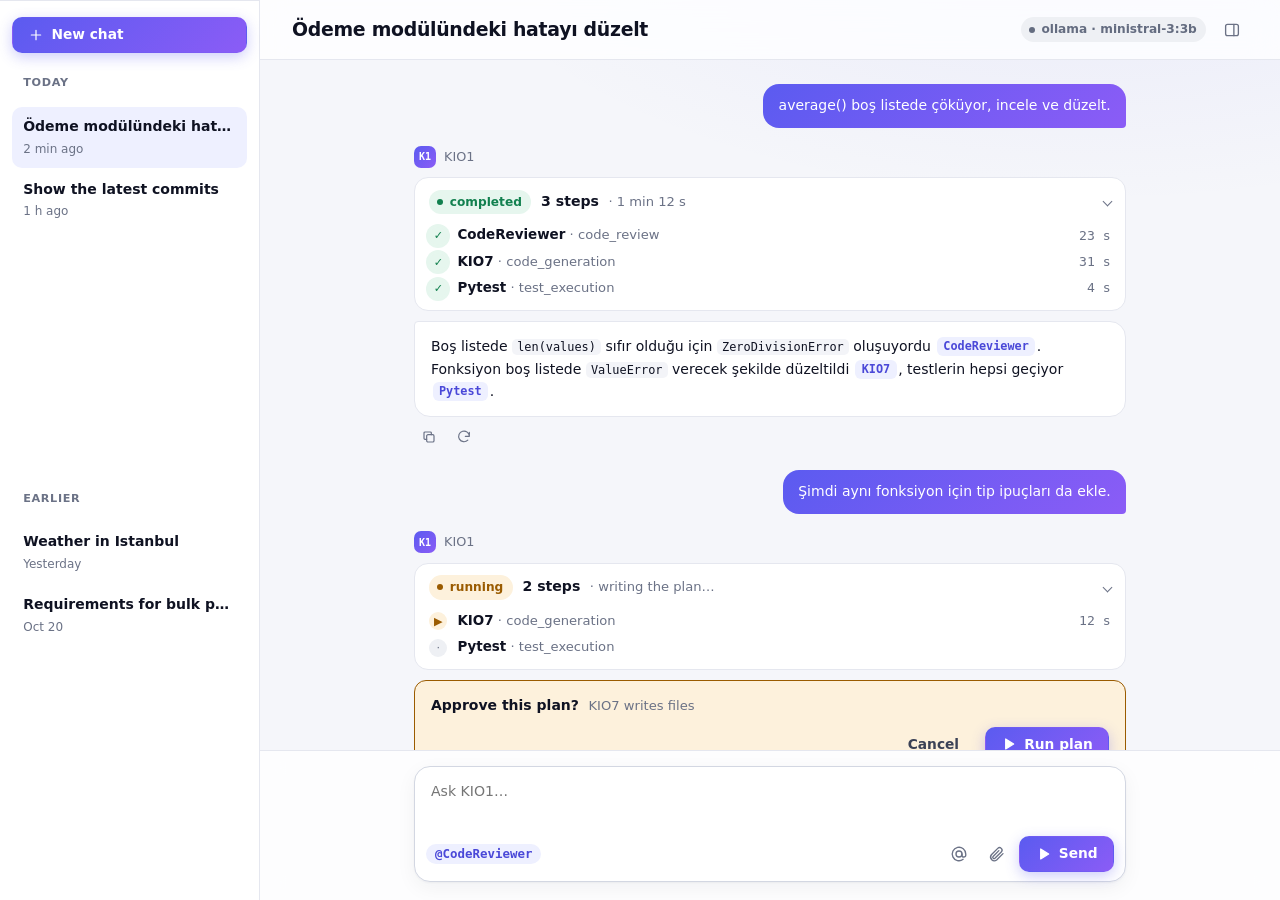
<file: static/mockups/chat.html>
<!doctype html>
<html lang="en">
<head>
<meta charset="utf-8">
<meta name="viewport" content="width=device-width, initial-scale=1">
<meta name="color-scheme" content="light dark">
<title>Chat · mockup</title>
<script>
  // Mockup only: ?theme=dark or ?theme=light, so both can be screenshotted.
  (function () {
    var theme = new URLSearchParams(location.search).get("theme");
    if (theme === "light" || theme === "dark") document.documentElement.dataset.theme = theme;
  })();
</script>
<link rel="stylesheet" href="/static/app.css">
<style>
  /* Mockup-only layout. The real screen moves what survives into app.css. */
  .chat-shell { display: grid; grid-template-columns: 260px minmax(0, 1fr); min-height: 100vh; }
  .threads { border-right: 1px solid var(--line); background: var(--rail-bg); padding: 1rem 0.75rem; display: flex; flex-direction: column; gap: 0.75rem; }
  .threads .new { justify-content: flex-start; }
  .thread-list { list-style: none; margin: 0; padding: 0; display: flex; flex-direction: column; gap: 2px; }
  .thread-list li { padding: 0.55rem 0.7rem; border-radius: 10px; cursor: pointer; }
  .thread-list li:hover { background: var(--surface-2); }
  .thread-list li.active { background: var(--accent-soft); }
  .thread-list .title { display: block; font-weight: 550; overflow: hidden; text-overflow: ellipsis; white-space: nowrap; }
  .thread-list .when { font-size: 0.75rem; color: var(--muted); }
  .group { font-size: 0.7rem; font-weight: 650; letter-spacing: 0.06em; text-transform: uppercase; color: var(--muted); padding: 0.6rem 0.7rem 0.2rem; }

  .conversation { display: flex; flex-direction: column; min-width: 0; height: 100vh; }
  .conversation .topbar { position: static; }
  .messages { flex: 1; overflow: auto; padding: 1.5rem 0; }
  .lane { max-width: 760px; margin: 0 auto; padding: 0 1.5rem; display: flex; flex-direction: column; gap: 1.1rem; }

  .msg-user { align-self: flex-end; max-width: 80%; padding: 0.7rem 0.95rem; border-radius: 16px 16px 4px 16px; background: var(--accent-gradient); color: #fff; }
  .msg-kio { display: flex; flex-direction: column; gap: 0.6rem; }
  .who { display: flex; align-items: center; gap: 0.5rem; font-size: 0.8rem; color: var(--muted); }
  .who .mark { width: 22px; height: 22px; border-radius: 7px; display: grid; place-items: center; background: var(--accent-gradient); color: #fff; font: 700 10px var(--mono); }

  .plan-card { border: 1px solid var(--line); border-radius: 14px; background: var(--surface); overflow: hidden; }
  .plan-card summary { list-style: none; display: flex; align-items: center; gap: 0.6rem; padding: 0.7rem 0.9rem; color: var(--ink); font-size: 0.88rem; }
  .plan-card summary::-webkit-details-marker { display: none; }
  .plan-card .steps { list-style: none; margin: 0; padding: 0 0.9rem 0.7rem; display: flex; flex-direction: column; gap: 0.35rem; }
  .plan-card .steps li { display: grid; grid-template-columns: 20px minmax(0, 1fr) auto; gap: 0.5rem; align-items: center; font-size: 0.84rem; }
  .dot { width: 18px; height: 18px; border-radius: 50%; display: grid; place-items: center; font-size: 0.7rem; }
  .dot.ok { background: var(--ok-bg); color: var(--ok); }
  .dot.run { background: var(--warn-bg); color: var(--warn); }
  .dot.wait { background: var(--idle-bg); color: var(--idle); }

  .answer-bubble { padding: 0.85rem 1rem; border-radius: 4px 16px 16px 16px; background: var(--surface); border: 1px solid var(--line); line-height: 1.6; }
  .answer-bubble .source { display: inline-block; padding: 0 0.4rem; margin: 0 0.1rem; border-radius: 6px; background: var(--accent-soft); color: var(--accent-text); font: 600 0.74rem/1.6 var(--mono); }
  .msg-actions { display: flex; gap: 0.3rem; }

  .composer-bar { border-top: 1px solid var(--line); background: var(--overlay); backdrop-filter: blur(12px); padding: 0.9rem 0 1.1rem; }
  .composer-box { display: flex; flex-direction: column; gap: 0.5rem; border: 1px solid var(--line-strong); border-radius: 16px; background: var(--surface); padding: 0.6rem 0.7rem; box-shadow: var(--shadow); }
  .composer-box textarea { border: 0; box-shadow: none; resize: none; min-height: 2.6rem; font-family: var(--sans); padding: 0.3rem; }
  .composer-row { display: flex; align-items: center; gap: 0.4rem; }
  .mention { display: inline-flex; align-items: center; gap: 0.3rem; padding: 0.15rem 0.55rem; border-radius: 999px; background: var(--accent-soft); color: var(--accent-text); font: 600 0.78rem var(--mono); }

  .drawer { position: fixed; z-index: 40; top: 0; right: 0; bottom: 0; width: 380px; background: var(--surface); border-left: 1px solid var(--line); box-shadow: var(--shadow-lg); padding: 1rem; display: flex; flex-direction: column; gap: 0.6rem; transform: translateX(100%); transition: transform 0.2s ease; }
  .drawer.open { transform: none; }
  @media (max-width: 900px) { .chat-shell { grid-template-columns: minmax(0, 1fr); } .threads { display: none; } }
</style>
</head>
<body>

<svg class="sprite" aria-hidden="true">
  <symbol id="i-run" viewBox="0 0 24 24"><path d="M7 4.5v15l12-7.5z" fill="currentColor"/></symbol>
  <symbol id="i-plus" viewBox="0 0 24 24"><path d="M12 5v14M5 12h14"/></symbol>
  <symbol id="i-at" viewBox="0 0 24 24"><circle cx="12" cy="12" r="4"/><path d="M16 12v1.5a2.5 2.5 0 0 0 5 0V12a9 9 0 1 0-3.5 7.1"/></symbol>
  <symbol id="i-clip" viewBox="0 0 24 24"><path d="m20 11.5-8.5 8.5a5 5 0 0 1-7-7L13 4.5a3.3 3.3 0 0 1 4.7 4.7l-8.5 8.5a1.7 1.7 0 0 1-2.4-2.4L14.5 7.5"/></symbol>
  <symbol id="i-copy" viewBox="0 0 24 24"><rect x="8.5" y="8.5" width="11" height="11" rx="2"/><path d="M15.5 8.5V6a1.5 1.5 0 0 0-1.5-1.5H6A1.5 1.5 0 0 0 4.5 6v8A1.5 1.5 0 0 0 6 15.5h2.5"/></symbol>
  <symbol id="i-retry" viewBox="0 0 24 24"><path d="M20 11a8 8 0 1 0-2.3 5.7M20 5v6h-6"/></symbol>
  <symbol id="i-panel" viewBox="0 0 24 24"><rect x="3.5" y="4.5" width="17" height="15" rx="2.5"/><path d="M14.5 4.5v15"/></symbol>
</svg>

<div class="chat-shell">

  <aside class="threads" aria-label="Conversations">
    <button class="action primary new"><svg class="icon"><use href="#i-plus"/></svg>New chat</button>
    <div class="group">Today</div>
    <ol class="thread-list">
      <li class="active"><span class="title">Ödeme modülündeki hatayı düzelt</span><span class="when">2 min ago</span></li>
      <li><span class="title">Show the latest commits</span><span class="when">1 h ago</span></li>
    </ol>
    <div class="group">Earlier</div>
    <ol class="thread-list">
      <li><span class="title">Weather in Istanbul</span><span class="when">Yesterday</span></li>
      <li><span class="title">Requirements for bulk pricing</span><span class="when">Oct 20</span></li>
    </ol>
  </aside>

  <section class="conversation">
    <header class="topbar">
      <h1 class="page-title">Ödeme modülündeki hatayı düzelt</h1>
      <span class="spacer"></span>
      <span class="chip idle">ollama · ministral-3:3b</span>
      <button class="icon-button" title="Run details" onclick="document.getElementById('drawer').classList.toggle('open')"><svg class="icon"><use href="#i-panel"/></svg></button>
    </header>

    <div class="messages">
      <div class="lane">

        <div class="msg-user">average() boş listede çöküyor, incele ve düzelt.</div>

        <div class="msg-kio">
          <div class="who"><span class="mark">K1</span>KIO1</div>

          <details class="plan-card" open>
            <summary><span class="chip ok">completed</span><strong>3 steps</strong><span class="small muted">· 1 min 12 s</span></summary>
            <ol class="steps">
              <li><span class="dot ok">✓</span><span><strong>CodeReviewer</strong> <span class="small muted">· code_review</span></span><span class="small mono muted">23 s</span></li>
              <li><span class="dot ok">✓</span><span><strong>KIO7</strong> <span class="small muted">· code_generation</span></span><span class="small mono muted">31 s</span></li>
              <li><span class="dot ok">✓</span><span><strong>Pytest</strong> <span class="small muted">· test_execution</span></span><span class="small mono muted">4 s</span></li>
            </ol>
          </details>

          <div class="answer-bubble">
            Boş listede <code>len(values)</code> sıfır olduğu için <code>ZeroDivisionError</code> oluşuyordu <span class="source">CodeReviewer</span>.
            Fonksiyon boş listede <code>ValueError</code> verecek şekilde düzeltildi <span class="source">KIO7</span>,
            testlerin hepsi geçiyor <span class="source">Pytest</span>.
          </div>
          <div class="msg-actions">
            <button class="icon-button" title="Copy"><svg class="icon"><use href="#i-copy"/></svg></button>
            <button class="icon-button" title="Run again"><svg class="icon"><use href="#i-retry"/></svg></button>
          </div>
        </div>

        <div class="msg-user">Şimdi aynı fonksiyon için tip ipuçları da ekle.</div>

        <div class="msg-kio">
          <div class="who"><span class="mark">K1</span>KIO1</div>

          <details class="plan-card" open>
            <summary><span class="chip warn">running</span><strong>2 steps</strong><span class="small muted">· writing the plan…</span></summary>
            <ol class="steps">
              <li><span class="dot run">▶</span><span><strong>KIO7</strong> <span class="small muted">· code_generation</span></span><span class="small mono muted">12 s</span></li>
              <li><span class="dot wait">·</span><span><strong>Pytest</strong> <span class="small muted">· test_execution</span></span><span></span></li>
            </ol>
          </details>

          <div class="approval">
            <div class="approval-head"><strong>Approve this plan?</strong><span class="small muted">KIO7 writes files</span></div>
            <div class="row end">
              <button class="action ghost">Cancel</button>
              <button class="action primary"><svg class="icon"><use href="#i-run"/></svg>Run plan</button>
            </div>
          </div>
        </div>

      </div>
    </div>

    <div class="composer-bar">
      <div class="lane">
        <div class="composer-box">
          <textarea placeholder="Ask KIO1…" aria-label="Message"></textarea>
          <div class="composer-row">
            <span class="mention">@CodeReviewer</span>
            <span class="spacer"></span>
            <button class="icon-button" title="Mention an agent"><svg class="icon"><use href="#i-at"/></svg></button>
            <button class="icon-button" title="Attach a file"><svg class="icon"><use href="#i-clip"/></svg></button>
            <button class="action primary"><svg class="icon"><use href="#i-run"/></svg>Send</button>
          </div>
        </div>
      </div>
    </div>
  </section>
</div>

<aside class="drawer" id="drawer" aria-label="Run details">
  <div class="row"><strong>Run details</strong><span class="spacer"></span><span class="chip warn">running</span></div>
  <div class="live-col"><h3>What the model is writing</h3><pre class="output live-text">{"workflow_id": "wf-hints01", "steps": [ …</pre></div>
  <div class="live-col"><h3>Activity</h3>
    <ol class="live-log">
      <li><span class="at">0.0s</span><span class="what">Planning with ollama/ministral-3:3b</span></li>
      <li><span class="at">41.2s</span><span class="what">Waiting for approval — KIO7</span></li>
    </ol>
  </div>
</aside>

</body>
</html>
</file>
<file: static/app.css>
/* KIO1 console.
 *
 * One stylesheet, no framework, no CDN, no web fonts: the console is served
 * by the orchestrator itself and has to render on a machine with no route to
 * the internet, which is where an orchestrator like this usually lives.
 *
 * Themes. Colours are tokens on :root. Dark applies when the system asks for
 * it and the reader has not chosen light, or when the reader chose dark —
 * `data-theme` on <html>, set before first paint by the snippet in
 * index.html, so there is no white flash. */

:root {
  color-scheme: light;

  --bg: #f5f6fa;
  --bg-glow: radial-gradient(1100px 520px at 85% -12%, rgba(99, 102, 241, 0.09), transparent 60%);
  --surface: #ffffff;
  --surface-2: #f3f4f8;
  --surface-3: #eceef4;
  --overlay: rgba(255, 255, 255, 0.78);
  --rail-bg: #ffffff;

  --ink: #0f1222;
  --ink-2: #3b4256;
  --muted: #6b7286;
  --line: #e5e7ef;
  --line-strong: #d3d7e2;

  --accent: #5b5bf0;
  --accent-2: #8b5cf6;
  --accent-ink: #ffffff;
  --accent-soft: #eef0ff;
  --accent-text: #4a48d8;
  --accent-gradient: linear-gradient(135deg, #5b5bf0 0%, #8b5cf6 100%);

  --ok: #12804f;
  --ok-bg: #e6f6ee;
  --warn: #9a5b00;
  --warn-bg: #fdf1dc;
  --bad: #c0352b;
  --bad-bg: #fdecea;
  --idle: #646c80;
  --idle-bg: #eef0f4;

  --radius-lg: 16px;
  --radius: 12px;
  --radius-sm: 8px;
  --shadow-sm: 0 1px 2px rgba(16, 20, 40, 0.05);
  --shadow: 0 1px 2px rgba(16, 20, 40, 0.04), 0 6px 20px rgba(16, 20, 40, 0.05);
  --shadow-lg: 0 10px 40px rgba(16, 20, 40, 0.16), 0 2px 8px rgba(16, 20, 40, 0.06);
  --ring: 0 0 0 3px rgba(91, 91, 240, 0.28);

  --sans: "Inter", "Segoe UI Variable Text", "Segoe UI", system-ui, -apple-system, Roboto, sans-serif;
  --mono: ui-monospace, "Cascadia Code", "Cascadia Mono", "SF Mono", Menlo, Consolas, monospace;

  --rail-width: var(--rail-open-width, 236px);
}

/* The dark palette, written once and applied from two places below. */
@media (prefers-color-scheme: dark) {
  :root:not([data-theme="light"]) {
    color-scheme: dark;

    --bg: #0b0d14;
    --bg-glow: radial-gradient(1100px 520px at 85% -12%, rgba(124, 118, 255, 0.14), transparent 60%);
    --surface: #131622;
    --surface-2: #191d2b;
    --surface-3: #212637;
    --overlay: rgba(19, 22, 34, 0.78);
    --rail-bg: #0f1119;

    --ink: #e8eaf4;
    --ink-2: #b9bfd3;
    --muted: #8a91a8;
    --line: #242939;
    --line-strong: #31374a;

    --accent: #7c7cff;
    --accent-2: #a78bfa;
    --accent-ink: #0b0d14;
    --accent-soft: #1d1f3d;
    --accent-text: #a5a6ff;
    --accent-gradient: linear-gradient(135deg, #6f6ffb 0%, #9f7cf8 100%);

    --ok: #4cd394;
    --ok-bg: #102a1f;
    --warn: #f2b65a;
    --warn-bg: #2d2311;
    --bad: #ff8a80;
    --bad-bg: #321715;
    --idle: #9198ad;
    --idle-bg: #1d2130;

    --shadow-sm: 0 1px 2px rgba(0, 0, 0, 0.4);
    --shadow: 0 1px 2px rgba(0, 0, 0, 0.35), 0 8px 24px rgba(0, 0, 0, 0.25);
    --shadow-lg: 0 16px 48px rgba(0, 0, 0, 0.55), 0 2px 8px rgba(0, 0, 0, 0.4);
    --ring: 0 0 0 3px rgba(124, 124, 255, 0.35);
  }
}

:root[data-theme="dark"] {
  color-scheme: dark;

  --bg: #0b0d14;
  --bg-glow: radial-gradient(1100px 520px at 85% -12%, rgba(124, 118, 255, 0.14), transparent 60%);
  --surface: #131622;
  --surface-2: #191d2b;
  --surface-3: #212637;
  --overlay: rgba(19, 22, 34, 0.78);
  --rail-bg: #0f1119;

  --ink: #e8eaf4;
  --ink-2: #b9bfd3;
  --muted: #8a91a8;
  --line: #242939;
  --line-strong: #31374a;

  --accent: #7c7cff;
  --accent-2: #a78bfa;
  --accent-ink: #0b0d14;
  --accent-soft: #1d1f3d;
  --accent-text: #a5a6ff;
  --accent-gradient: linear-gradient(135deg, #6f6ffb 0%, #9f7cf8 100%);

  --ok: #4cd394;
  --ok-bg: #102a1f;
  --warn: #f2b65a;
  --warn-bg: #2d2311;
  --bad: #ff8a80;
  --bad-bg: #321715;
  --idle: #9198ad;
  --idle-bg: #1d2130;

  --shadow-sm: 0 1px 2px rgba(0, 0, 0, 0.4);
  --shadow: 0 1px 2px rgba(0, 0, 0, 0.35), 0 8px 24px rgba(0, 0, 0, 0.25);
  --shadow-lg: 0 16px 48px rgba(0, 0, 0, 0.55), 0 2px 8px rgba(0, 0, 0, 0.4);
  --ring: 0 0 0 3px rgba(124, 124, 255, 0.35);
}

/* ── base ───────────────────────────────────────────────────────────────── */

* { box-sizing: border-box; }

html, body { min-height: 100%; }

body {
  margin: 0;
  background: var(--bg-glow), var(--bg);
  background-attachment: fixed;
  color: var(--ink);
  font: 14px/1.55 var(--sans);
  -webkit-font-smoothing: antialiased;
  text-rendering: optimizeLegibility;
}

code, .mono, th.num, td.num, kbd { font-family: var(--mono); }

a { color: var(--accent-text); text-decoration-thickness: 1px; text-underline-offset: 2px; }

::selection { background: var(--accent-soft); }

.hidden { display: none !important; }
.muted { color: var(--muted); }
.small { font-size: 0.82rem; }
.spacer { flex: 1; }

.visually-hidden {
  position: absolute !important;
  width: 1px; height: 1px;
  overflow: hidden;
  clip: rect(0 0 0 0);
  white-space: nowrap;
}

/* Hidden without display:none: some browsers will not draw a <use> whose
   symbol sits in an undisplayed SVG. */
.sprite { position: absolute; width: 0; height: 0; overflow: hidden; }

.icon {
  width: 18px;
  height: 18px;
  flex: none;
  fill: none;
  stroke: currentColor;
  stroke-width: 1.8;
  stroke-linecap: round;
  stroke-linejoin: round;
}

.icon .fill, #i-run path, #i-stop rect { fill: currentColor; }
.icon.big { width: 40px; height: 40px; stroke-width: 1.4; color: var(--accent-text); }

kbd {
  display: inline-block;
  padding: 0.05rem 0.38rem;
  border: 1px solid var(--line-strong);
  border-bottom-width: 2px;
  border-radius: 5px;
  background: var(--surface);
  color: var(--muted);
  font-size: 0.68rem;
  line-height: 1.5;
}

kbd.on-accent {
  background: rgba(255, 255, 255, 0.18);
  border-color: rgba(255, 255, 255, 0.28);
  color: inherit;
  margin-left: 0.2rem;
}

@media (prefers-reduced-motion: reduce) {
  *, *::before, *::after { animation: none !important; transition: none !important; }
}

/* ── shell ──────────────────────────────────────────────────────────────── */

.shell {
  display: grid;
  grid-template-columns: var(--rail-width) minmax(0, 1fr);
  min-height: 100vh;
  transition: grid-template-columns 0.18s ease;
}

:root[data-rail="collapsed"] { --rail-width: 68px; }

/* The menu's right edge: drag it to make room for long conversation titles.
   Fixed, so the menu's own scrolling never moves it. */
.rail-resize {
  position: fixed;
  z-index: 30;
  top: 0;
  bottom: 0;
  left: calc(var(--rail-width) - 4px);
  width: 7px;
  cursor: col-resize;
  touch-action: none;
}

.rail-resize:hover, .rail-resize:focus-visible, .rail-resizing .rail-resize {
  background: var(--accent-soft);
  box-shadow: inset -2px 0 0 var(--accent);
  outline: none;
}

:root[data-rail="collapsed"] .rail-resize { display: none; }
.rail-resizing .shell { transition: none; }
.rail-resizing { user-select: none; cursor: col-resize; }

.rail {
  position: sticky;
  top: 0;
  height: 100vh;
  display: flex;
  flex-direction: column;
  gap: 1.4rem;
  padding: 1rem 0.75rem;
  background: var(--rail-bg);
  border-right: 1px solid var(--line);
  overflow: hidden;
}

.brand {
  display: flex;
  align-items: center;
  gap: 0.65rem;
  padding: 0.2rem 0.3rem;
  min-height: 34px;
}

.brand .mark {
  width: 34px;
  height: 34px;
  flex: none;
  display: grid;
  place-items: center;
  border-radius: 10px;
  background: var(--accent-gradient);
  color: #fff;
  font: 700 12.5px/1 var(--mono);
  box-shadow: 0 4px 14px rgba(91, 91, 240, 0.35);
}

.brand .name { font-weight: 650; font-size: 0.95rem; white-space: nowrap; }
.brand .role { display: block; color: var(--muted); font-size: 0.72rem; font-weight: 450; }
.brand .rail-collapse { margin-left: auto; }

.rail nav { display: flex; flex-direction: column; gap: 0.2rem; }

.rail nav button,
.rail-link {
  display: flex;
  align-items: center;
  gap: 0.7rem;
  width: 100%;
  padding: 0.55rem 0.7rem;
  border: 0;
  border-radius: 10px;
  background: transparent;
  color: var(--ink-2);
  font: 500 0.9rem/1.3 var(--sans);
  text-align: left;
  cursor: pointer;
  white-space: nowrap;
  transition: background 0.12s ease, color 0.12s ease;
}

.rail nav button:hover, .rail-link:hover { background: var(--surface-2); color: var(--ink); }

.rail nav button[aria-selected="true"] {
  background: var(--accent-soft);
  color: var(--accent-text);
  font-weight: 600;
}

.rail .foot { margin-top: auto; display: flex; flex-direction: column; gap: 0.6rem; }

/* Collapsed: icons only, with the labels kept for screen readers. */
:root[data-rail="collapsed"] .rail .label,
:root[data-rail="collapsed"] .brand .name { position: absolute; width: 1px; height: 1px; overflow: hidden; clip: rect(0 0 0 0); }
:root[data-rail="collapsed"] .rail nav button,
:root[data-rail="collapsed"] .rail-link { justify-content: center; padding: 0.6rem; }
:root[data-rail="collapsed"] .brand { flex-direction: column; }
:root[data-rail="collapsed"] .brand .rail-collapse { margin-left: 0; }
:root[data-rail="collapsed"] .theme-switch { flex-direction: column; }

.theme-switch {
  display: flex;
  gap: 2px;
  padding: 3px;
  border: 1px solid var(--line);
  border-radius: 11px;
  background: var(--surface-2);
}

.theme-switch button {
  flex: 1;
  display: grid;
  place-items: center;
  padding: 0.35rem;
  border: 0;
  border-radius: 8px;
  background: transparent;
  color: var(--muted);
  cursor: pointer;
}

.theme-switch button:hover { color: var(--ink); }

.theme-switch button[aria-checked="true"] {
  background: var(--surface);
  color: var(--accent-text);
  box-shadow: var(--shadow-sm);
}

.theme-switch .icon { width: 16px; height: 16px; }

.column { min-width: 0; display: flex; flex-direction: column; }

.topbar {
  position: sticky;
  top: 0;
  z-index: 20;
  display: flex;
  align-items: center;
  gap: 0.6rem;
  padding: 0.85rem 2rem;
  background: var(--overlay);
  backdrop-filter: saturate(160%) blur(14px);
  -webkit-backdrop-filter: saturate(160%) blur(14px);
  border-bottom: 1px solid var(--line);
}

/* One line: on the Run page it is a conversation's title, which can be long. */
.page-title {
  margin: 0;
  min-width: 0;
  overflow: hidden;
  font-size: 1.18rem;
  font-weight: 650;
  letter-spacing: -0.015em;
  text-overflow: ellipsis;
  white-space: nowrap;
}

.topbar .chip, .topbar .icon-button, .palette-button { flex: none; }

.palette-button {
  display: inline-flex;
  align-items: center;
  gap: 0.5rem;
  padding: 0.38rem 0.45rem 0.38rem 0.65rem;
  border: 1px solid var(--line);
  border-radius: 10px;
  background: var(--surface);
  color: var(--muted);
  font: inherit;
  font-size: 0.84rem;
  cursor: pointer;
  min-width: 15rem;
}

.palette-button:hover { border-color: var(--line-strong); color: var(--ink-2); }
.palette-button .label { flex: 1; text-align: left; }
.palette-button .icon { width: 16px; height: 16px; }

main { padding: 1.5rem 2rem 4rem; min-width: 0; }

.view { display: flex; flex-direction: column; gap: 1.1rem; animation: enter 0.18s ease; }

@keyframes enter { from { opacity: 0; transform: translateY(4px); } to { opacity: 1; transform: none; } }

.view-head { display: flex; align-items: flex-end; justify-content: space-between; gap: 1rem; flex-wrap: wrap; }

.lede { margin: 0; color: var(--muted); max-width: 70ch; font-size: 0.92rem; }
.lede code { overflow-wrap: anywhere; }

.stack { display: flex; flex-direction: column; gap: 1rem; min-width: 0; }

/* ── cards ──────────────────────────────────────────────────────────────── */

.card {
  background: var(--surface);
  border: 1px solid var(--line);
  border-radius: var(--radius-lg);
  box-shadow: var(--shadow);
  padding: 1.15rem 1.25rem;
  display: flex;
  flex-direction: column;
  gap: 0.85rem;
  min-width: 0;
}

.card.flush { padding: 0; gap: 0; overflow: hidden; }
.card-body { padding: 1.1rem 1.25rem; }

.card-title { margin: 0; font-size: 0.98rem; font-weight: 650; letter-spacing: -0.01em; }

.card-head {
  display: flex;
  align-items: center;
  gap: 0.7rem;
  flex-wrap: wrap;
  padding: 0.85rem 1.25rem;
  border-bottom: 1px solid var(--line);
}

.card-head h2 { margin: 0; font-size: 0.98rem; font-weight: 650; }

.section-label {
  margin: 0.3rem 0 -0.2rem;
  font-size: 0.74rem;
  font-weight: 650;
  letter-spacing: 0.06em;
  text-transform: uppercase;
  color: var(--muted);
}

/* ── controls ───────────────────────────────────────────────────────────── */

.row { display: flex; align-items: center; gap: 0.6rem; flex-wrap: wrap; }
.row.end { justify-content: flex-end; }

.action {
  display: inline-flex;
  align-items: center;
  justify-content: center;
  gap: 0.45rem;
  padding: 0.5rem 0.95rem;
  border: 1px solid var(--line-strong);
  border-radius: 10px;
  background: var(--surface);
  color: var(--ink);
  font: 600 0.86rem/1.3 var(--sans);
  cursor: pointer;
  transition: background 0.12s ease, border-color 0.12s ease, transform 0.06s ease, box-shadow 0.12s ease;
}

.action:hover:not(:disabled) { background: var(--surface-2); }
.action:active:not(:disabled) { transform: translateY(1px); }
.action:disabled { opacity: 0.5; cursor: not-allowed; }
.action .icon { width: 16px; height: 16px; }

.action.primary {
  border-color: transparent;
  background: var(--accent-gradient);
  color: #fff;
  box-shadow: 0 4px 14px rgba(91, 91, 240, 0.3);
}

.action.primary:hover:not(:disabled) { background: var(--accent-gradient); filter: brightness(1.07); }
.action.ghost { border-color: transparent; background: transparent; color: var(--ink-2); }
.action.ghost:hover:not(:disabled) { background: var(--surface-2); }
.action.danger { color: var(--bad); }
.action.danger:hover:not(:disabled) { background: var(--bad-bg); border-color: var(--bad); }
.action.small, td.actions .action { padding: 0.3rem 0.6rem; font-size: 0.8rem; border-radius: 8px; }

.icon-button {
  display: grid;
  place-items: center;
  width: 32px;
  height: 32px;
  border: 0;
  border-radius: 8px;
  background: transparent;
  color: var(--muted);
  cursor: pointer;
}

.icon-button:hover { background: var(--surface-2); color: var(--ink); }

button:focus-visible, input:focus-visible, select:focus-visible,
textarea:focus-visible, a:focus-visible, summary:focus-visible {
  outline: none;
  box-shadow: var(--ring);
}

label.field {
  display: flex;
  flex-direction: column;
  gap: 0.32rem;
  font-size: 0.82rem;
  font-weight: 600;
  color: var(--ink-2);
  min-width: 0;
}

label.field .hint { font-weight: 400; font-size: 0.78rem; margin: 0; }

input[type="text"], input[type="number"], input[type="password"],
input[type="search"], select, textarea {
  width: 100%;
  padding: 0.55rem 0.7rem;
  border: 1px solid var(--line-strong);
  border-radius: 10px;
  background: var(--surface);
  color: var(--ink);
  font: 0.88rem/1.5 var(--sans);
  transition: border-color 0.12s ease, box-shadow 0.12s ease;
}

input:focus, select:focus, textarea:focus { border-color: var(--accent); box-shadow: var(--ring); outline: none; }

textarea { font-family: var(--mono); resize: vertical; }
#entry { min-height: 13rem; font-size: 0.82rem; }
textarea.prose-input { font-family: var(--sans); min-height: 9rem; font-size: 0.9rem; }
#editor-mode { align-self: flex-start; }

.grid-2 {
  display: grid;
  grid-template-columns: repeat(auto-fit, minmax(240px, 1fr));
  gap: 1rem;
}

.search {
  display: inline-flex;
  align-items: center;
  gap: 0.4rem;
  padding: 0 0.6rem;
  border: 1px solid var(--line-strong);
  border-radius: 9px;
  background: var(--surface);
  color: var(--muted);
}

.search:focus-within { border-color: var(--accent); box-shadow: var(--ring); }
.search .icon { width: 15px; height: 15px; }
.search input { border: 0; padding: 0.38rem 0; background: transparent; box-shadow: none; width: 11rem; font-size: 0.84rem; }
.search input:focus { box-shadow: none; }

.segmented {
  display: inline-flex;
  padding: 3px;
  gap: 2px;
  border-radius: 9px;
  background: var(--surface-2);
  border: 1px solid var(--line);
}

.segmented button {
  padding: 0.25rem 0.6rem;
  border: 0;
  border-radius: 7px;
  background: transparent;
  color: var(--muted);
  font: 600 0.78rem/1.4 var(--sans);
  cursor: pointer;
}

.segmented button[aria-checked="true"] { background: var(--surface); color: var(--ink); box-shadow: var(--shadow-sm); }

/* A toggle switch: an ordinary checkbox, drawn. */
.switch { display: inline-flex; align-items: center; gap: 0.5rem; cursor: pointer; color: var(--ink-2); user-select: none; }
.switch input { position: absolute; opacity: 0; width: 1px; height: 1px; }

.switch .track {
  position: relative;
  width: 34px;
  height: 20px;
  flex: none;
  border-radius: 999px;
  background: var(--line-strong);
  transition: background 0.15s ease;
}

.switch .track::after {
  content: "";
  position: absolute;
  top: 2px;
  left: 2px;
  width: 16px;
  height: 16px;
  border-radius: 50%;
  background: #fff;
  box-shadow: 0 1px 3px rgba(0, 0, 0, 0.25);
  transition: transform 0.15s ease;
}

.switch input:checked + .track { background: var(--accent); }
.switch input:checked + .track::after { transform: translateX(14px); }
.switch input:focus-visible + .track { box-shadow: var(--ring); }
.switch input:disabled + .track { opacity: 0.5; }

/* ── status ─────────────────────────────────────────────────────────────── */

.chip {
  display: inline-flex;
  align-items: center;
  gap: 0.4rem;
  padding: 0.18rem 0.6rem 0.18rem 0.5rem;
  border-radius: 999px;
  font-size: 0.76rem;
  font-weight: 600;
  white-space: nowrap;
  max-width: 22rem;
  overflow: hidden;
  text-overflow: ellipsis;
}

.chip::before { content: ""; width: 6px; height: 6px; border-radius: 50%; background: currentColor; flex: none; }

.chip.ok { background: var(--ok-bg); color: var(--ok); }
.chip.warn { background: var(--warn-bg); color: var(--warn); }
.chip.bad { background: var(--bad-bg); color: var(--bad); }
.chip.idle { background: var(--idle-bg); color: var(--idle); }
.chip.warn::before { animation: pulse 1.4s ease-in-out infinite; }

@keyframes pulse { 0%, 100% { opacity: 1; } 50% { opacity: 0.25; } }

.tag {
  display: inline-block;
  padding: 0.1rem 0.45rem;
  border: 1px solid var(--line);
  border-radius: 6px;
  font: 0.74rem/1.45 var(--mono);
  color: var(--ink-2);
  background: var(--surface-2);
}

.kind-tag {
  display: inline-block;
  padding: 0.08rem 0.42rem;
  border-radius: 6px;
  font: 600 0.7rem/1.5 var(--mono);
  text-transform: uppercase;
  letter-spacing: 0.03em;
  background: var(--surface-3);
  color: var(--ink-2);
}

.kind-tag.mcp { background: var(--accent-soft); color: var(--accent-text); }

.caps { display: flex; flex-wrap: wrap; gap: 0.25rem; max-width: 22rem; }

.cap {
  padding: 0.08rem 0.42rem;
  border-radius: 6px;
  background: var(--surface-2);
  border: 1px solid var(--line);
  color: var(--ink-2);
  font: 0.73rem/1.5 var(--mono);
  white-space: nowrap;
}

.reason { margin-top: 0.25rem; color: var(--bad); font-size: 0.79rem; line-height: 1.45; max-width: 44rem; }

/* In the targets table a probe error is a reminder, not the row's content:
   two lines, the whole text on hover. */
#targets-body .reason.soft { color: var(--warn); }

#targets-body .reason {
  display: -webkit-box;
  -webkit-line-clamp: 2;
  -webkit-box-orient: vertical;
  overflow: hidden;
  max-width: 18rem;
  cursor: help;
}

/* ── tables ─────────────────────────────────────────────────────────────── */

.scroll { overflow-x: auto; }

table { width: 100%; border-collapse: collapse; font-size: 0.87rem; }

th, td { padding: 0.7rem 1.25rem; text-align: left; border-bottom: 1px solid var(--line); vertical-align: top; }

th {
  background: var(--surface-2);
  font-size: 0.7rem;
  font-weight: 650;
  letter-spacing: 0.06em;
  text-transform: uppercase;
  color: var(--muted);
  white-space: nowrap;
}

tbody tr { transition: background 0.1s ease; }
tbody tr:last-child td { border-bottom: 0; }
tbody tr:hover { background: var(--surface-2); }
tbody tr.is-off td { opacity: 0.62; }
tbody tr.is-off td.toggle { opacity: 1; }

th.num, td.num { text-align: right; white-space: nowrap; }
td.actions { white-space: nowrap; text-align: right; }
td.actions .action + .action { margin-left: 0.3rem; }
td.toggle { text-align: right; }

.target-name { font-weight: 650; }
.target-cell .kind-tag { margin-left: 0.45rem; vertical-align: 1px; }
.target-origin { margin-left: 0.4rem; }
.target-cell .description { max-width: 30rem; margin-top: 0.15rem; }

td.actions { width: 1%; }
td.actions .icon-button { display: inline-grid; width: 30px; height: 30px; }
td.actions .icon-button .icon { width: 16px; height: 16px; }
.icon-button.danger:hover { background: var(--bad-bg); color: var(--bad); }

/* The history column is a nicety; below this width the table must fit. */
@media (max-width: 1400px) {
  .wide-only { display: none; }
}

.empty-state {
  display: flex;
  flex-direction: column;
  align-items: center;
  gap: 0.4rem;
  padding: 2.4rem 1rem;
  color: var(--muted);
  text-align: center;
}

.empty-state .icon { width: 30px; height: 30px; stroke-width: 1.5; }

/* ── run page: the chat ─────────────────────────────────────────────────── */

/* The chat fills the window and scrolls inside itself, so the composer stays
   at the bottom; every other page scrolls as a page. */
:root[data-page="run"] .column { height: 100vh; height: 100dvh; }
:root[data-page="run"] main { flex: 1; min-height: 0; padding: 0; display: flex; }

.view.chat {
  flex: 1;
  min-height: 0;
  display: grid;
  grid-template-columns: minmax(0, 1fr);
  gap: 0;
}

/* The chat history, in the menu under the pages: one panel, not two. */
.threads {
  flex: 1;
  min-height: 0;
  display: flex;
  flex-direction: column;
  gap: 0.4rem;
  padding-top: 0.9rem;
  border-top: 1px solid var(--line);
}

.threads-head {
  display: flex;
  align-items: center;
  justify-content: space-between;
  padding: 0 0 0 0.7rem;
}

.threads-head .label {
  color: var(--muted);
  font-size: 0.72rem;
  font-weight: 600;
  letter-spacing: 0.04em;
  text-transform: uppercase;
}

.thread-list { flex: 1; min-height: 0; overflow: auto; margin-right: -0.4rem; padding-right: 0.4rem; }

:root[data-rail="collapsed"] .threads { display: none; }

.thread-list ol { list-style: none; margin: 0; padding: 0; display: flex; flex-direction: column; gap: 2px; }

.thread-list .group {
  padding: 0.6rem 0.7rem 0.2rem;
  color: var(--muted);
  font-size: 0.7rem;
  font-weight: 650;
  letter-spacing: 0.06em;
  text-transform: uppercase;
}

.thread {
  position: relative;
  display: flex;
  flex-direction: column;
  padding: 0.55rem 2.2rem 0.55rem 0.7rem;
  border-radius: 10px;
  cursor: pointer;
}

.thread:hover { background: var(--surface-2); }
.thread.active { background: var(--accent-soft); }
.thread .title { overflow: hidden; text-overflow: ellipsis; white-space: nowrap; font-weight: 550; font-size: 0.88rem; }
.thread.active .title { color: var(--accent-text); }
.thread .when { font-size: 0.74rem; color: var(--muted); }

.thread-delete {
  position: absolute;
  top: 50%;
  right: 0.3rem;
  width: 28px;
  height: 28px;
  transform: translateY(-50%);
  opacity: 0;
}

.thread-delete .icon { width: 15px; height: 15px; }
.thread:hover .thread-delete, .thread-delete:focus-visible { opacity: 1; }
.thread-delete:hover { background: var(--bad-bg); color: var(--bad); }
.thread-empty { padding: 0 0.7rem; margin: 0; }

.conversation { position: relative; display: flex; flex-direction: column; min-width: 0; min-height: 0; }
.messages { flex: 1; min-height: 0; overflow: auto; padding: 1.5rem 0; }
.lane { max-width: 780px; margin: 0 auto; padding: 0 1.5rem; display: flex; flex-direction: column; gap: 1.1rem; }

.chat-empty {
  display: flex;
  flex-direction: column;
  align-items: center;
  gap: 0.6rem;
  padding: 12vh 0 2rem;
  text-align: center;
}

.chat-empty p { margin: 0; font-size: 1.05rem; }
.chat-empty .examples { justify-content: center; max-width: 34rem; }

.turns { display: flex; flex-direction: column; gap: 1.1rem; }
.turn { display: flex; flex-direction: column; gap: 1.1rem; }

.msg-user {
  align-self: flex-end;
  max-width: 80%;
  padding: 0.7rem 0.95rem;
  border-radius: 16px 16px 4px 16px;
  background: var(--accent-gradient);
  color: #fff;
  white-space: pre-wrap;
  overflow-wrap: anywhere;
}

.msg-kio { display: flex; flex-direction: column; gap: 0.6rem; min-width: 0; }

.who { display: flex; align-items: center; gap: 0.5rem; font-size: 0.8rem; color: var(--muted); }

.who .mark {
  width: 22px;
  height: 22px;
  display: grid;
  place-items: center;
  border-radius: 7px;
  background: var(--accent-gradient);
  color: #fff;
  font: 700 10px var(--mono);
}

.plan-card { border: 1px solid var(--line); border-radius: 14px; background: var(--surface); overflow: hidden; }

.plan-card summary,
.plan-card .summary {
  display: flex;
  align-items: center;
  gap: 0.6rem;
  padding: 0.65rem 0.9rem;
  color: var(--ink);
  font-size: 0.88rem;
  list-style: none;
}

.plan-card summary::-webkit-details-marker { display: none; }
.plan-card[open] > summary { margin-bottom: 0; }

/* A plan's steps as a numbered timeline: the number's colour is the step's
   state, and a line joins the numbers when there is more than one. */
.timeline { list-style: none; margin: 0; padding: 0.1rem 0.9rem 0.8rem; display: flex; flex-direction: column; }

.timeline li {
  position: relative;
  display: grid;
  grid-template-columns: 22px minmax(0, 1fr) auto;
  gap: 0.65rem;
  align-items: start;
  padding-bottom: 0.7rem;
  font-size: 0.85rem;
}

.timeline li:last-child { padding-bottom: 0; }

.timeline.many li:not(:last-child)::before {
  content: "";
  position: absolute;
  top: 24px;
  bottom: 2px;
  left: 10px;
  width: 2px;
  border-radius: 1px;
  background: var(--line-strong);
}

.step-number {
  width: 22px;
  height: 22px;
  display: grid;
  place-items: center;
  border-radius: 50%;
  background: var(--idle-bg);
  color: var(--idle);
  font: 650 0.72rem/1 var(--mono);
}

.timeline li.ok .step-number { background: var(--ok-bg); color: var(--ok); }
.timeline li.bad .step-number { background: var(--bad-bg); color: var(--bad); }
.timeline li.run .step-number { background: var(--warn-bg); color: var(--warn); box-shadow: 0 0 0 3px var(--warn-bg); }

.step-body { min-width: 0; display: flex; flex-direction: column; gap: 0.1rem; padding-top: 0.12rem; }
.step-head { overflow-wrap: anywhere; }

.step-task, .step-error {
  display: -webkit-box;
  -webkit-box-orient: vertical;
  -webkit-line-clamp: 2;
  overflow: hidden;
  font-size: 0.8rem;
  line-height: 1.45;
}

.step-task { color: var(--muted); }
.step-error { color: var(--bad); }
.timeline li > .mono { padding-top: 0.2rem; }

.after {
  padding: 0 0.4rem;
  border-radius: 6px;
  background: var(--surface-2);
  color: var(--muted);
  font: 500 0.72rem/1.6 var(--mono);
  white-space: nowrap;
}

.answer-bubble {
  padding: 0.85rem 1rem;
  border: 1px solid var(--line);
  border-radius: 4px 16px 16px 16px;
  background: var(--surface);
  line-height: 1.6;
  overflow-wrap: anywhere;
}

.answer-bubble .source {
  display: inline-block;
  padding: 0 0.4rem;
  margin: 0 0.1rem;
  border-radius: 6px;
  background: var(--accent-soft);
  color: var(--accent-text);
  font: 600 0.74rem/1.6 var(--mono);
  vertical-align: 1px;
}

.msg-actions { display: flex; gap: 0.2rem; margin-top: -0.3rem; }
.msg-actions .icon-button { width: 30px; height: 30px; color: var(--muted); }
.msg-actions .icon { width: 16px; height: 16px; }

.composer-bar {
  padding: 0.8rem 0 1rem;
  border-top: 1px solid var(--line);
  background: var(--overlay);
  backdrop-filter: blur(12px);
  -webkit-backdrop-filter: blur(12px);
}

.composer-box {
  display: flex;
  flex-direction: column;
  gap: 0.4rem;
  padding: 0.6rem 0.7rem;
  border: 1px solid var(--line-strong);
  border-radius: 16px;
  background: var(--surface);
  box-shadow: var(--shadow);
}

.composer-box:focus-within { border-color: var(--accent); box-shadow: var(--ring); }

#request {
  min-height: 2.6rem;
  max-height: 14rem;
  padding: 0.3rem;
  border: 0;
  box-shadow: none;
  background: transparent;
  font-family: var(--sans);
  font-size: 0.95rem;
  resize: none;
}

#request:focus { box-shadow: none; }

.composer-row { display: flex; align-items: center; gap: 0.4rem; }
.composer-box { position: relative; }

/* The targets offered after "@", above the box so the keyboard does not
   hide them on a phone. */
.mention-list {
  position: absolute;
  z-index: 30;
  left: 0.5rem;
  bottom: calc(100% + 6px);
  width: min(380px, calc(100% - 1rem));
  max-height: 16rem;
  margin: 0;
  padding: 0.3rem;
  overflow: auto;
  list-style: none;
  border: 1px solid var(--line-strong);
  border-radius: 12px;
  background: var(--surface);
  box-shadow: var(--shadow-lg);
}

.mention-list li {
  display: flex;
  flex-direction: column;
  padding: 0.45rem 0.6rem;
  border-radius: 8px;
  cursor: pointer;
}

.mention-list li .small { overflow: hidden; text-overflow: ellipsis; white-space: nowrap; }
.mention-list li[aria-selected="true"] { background: var(--accent-soft); color: var(--accent-text); }
.mention-list .empty { color: var(--muted); cursor: default; font-size: 0.84rem; }

.attachment-chips, .msg-files { display: flex; flex-wrap: wrap; gap: 0.35rem; }
.msg-files { align-self: flex-end; justify-content: flex-end; margin-top: -0.7rem; }

.file-chip {
  display: inline-flex;
  align-items: center;
  gap: 0.35rem;
  max-width: 16rem;
  padding: 0.2rem 0.3rem 0.2rem 0.55rem;
  border: 1px solid var(--line);
  border-radius: 999px;
  background: var(--surface-2);
  font-size: 0.78rem;
}

.msg-files .file-chip { padding-right: 0.6rem; }
.file-chip .icon { width: 13px; height: 13px; flex: none; color: var(--muted); }
.file-chip .name { overflow: hidden; text-overflow: ellipsis; white-space: nowrap; }
.file-chip.uploading { opacity: 0.6; }

.file-chip button {
  display: grid;
  place-items: center;
  width: 18px;
  height: 18px;
  padding: 0;
  border: 0;
  border-radius: 50%;
  background: transparent;
  color: var(--muted);
  cursor: pointer;
}

.file-chip button:hover { background: var(--bad-bg); color: var(--bad); }
.file-chip button .icon { width: 11px; height: 11px; color: inherit; }

.msg-user .mention {
  padding: 0 0.3rem;
  border-radius: 6px;
  background: rgba(255, 255, 255, 0.22);
  font-weight: 650;
}

.conversation.dropping .messages { outline: 2px dashed var(--accent); outline-offset: -10px; }

.examples { display: flex; flex-wrap: wrap; gap: 0.4rem; }

.example {
  padding: 0.28rem 0.7rem;
  border: 1px solid var(--line);
  border-radius: 999px;
  background: var(--surface-2);
  color: var(--ink-2);
  font: 500 0.78rem/1.4 var(--sans);
  cursor: pointer;
}

.example:hover { border-color: var(--accent); color: var(--accent-text); background: var(--accent-soft); }

.copy-chip {
  padding: 0.12rem 0.5rem;
  border: 1px dashed var(--line-strong);
  border-radius: 6px;
  background: transparent;
  color: var(--muted);
  cursor: copy;
}

.copy-chip:hover { color: var(--ink); border-color: var(--accent); }
.copy-chip:empty { display: none; }

.approval {
  display: flex;
  flex-direction: column;
  gap: 0.6rem;
  padding: 0.9rem 1rem;
  border: 1px solid var(--warn);
  border-radius: var(--radius);
  background: var(--warn-bg);
}

.approval-head { display: flex; align-items: baseline; gap: 0.6rem; flex-wrap: wrap; }

.approval-steps {
  margin: 0;
  padding-left: 1.2rem;
  display: flex;
  flex-direction: column;
  gap: 0.35rem;
}

.approval-steps li.guarded .target-name { color: var(--warn); }
.approval-steps li.guarded .target-name::after { content: " 🔒"; font-size: 0.8em; }

.question {
  display: flex;
  flex-direction: column;
  gap: 0.6rem;
  padding: 0.9rem 1rem;
  border: 1px solid var(--accent);
  border-radius: var(--radius);
  background: var(--accent-soft);
}

.question-row { display: flex; gap: 0.5rem; }
.question-row input { flex: 1; }

.lock { width: 14px; height: 14px; margin-left: 0.35rem; color: var(--warn); vertical-align: -2px; }

.steps th, .steps td { padding: 0.6rem 0.7rem; }
.steps td:last-child { min-width: 7rem; }
.steps .reason { max-width: 24rem; }

/* The top bar's chat buttons, and the drawer, belong to the Run page. */
:root:not([data-page="run"]) .chat-only,
:root:not([data-page="run"]) .drawer { display: none; }
#threads-toggle { display: none; }

/* ── run details drawer ─────────────────────────────────────────────────── */

:root { --drawer-width: 440px; }

.drawer {
  position: fixed;
  z-index: 40;
  top: 0;
  right: 0;
  bottom: 0;
  width: min(var(--drawer-width), 100vw);
  display: flex;
  flex-direction: column;
  gap: 0.8rem;
  padding: 1rem;
  overflow: auto;
  background: var(--surface);
  border-left: 1px solid var(--line);
  box-shadow: var(--shadow-lg);
  transform: translateX(100%);
  visibility: hidden;
  transition: transform 0.2s ease, visibility 0s linear 0.2s;
}

.drawer.open { transform: none; visibility: visible; transition: transform 0.2s ease; }

.drawer-head { display: flex; align-items: center; gap: 0.6rem; }
/* Taller on request: the model's output is what people come here to read. */
.drawer .live-text { max-height: 16rem; resize: vertical; }
.drawer .live-log { max-height: 18rem; resize: vertical; }
.drawer .steps th, .drawer .steps td { padding: 0.5rem; }

/* A step's error and output take the table's whole width, under its row,
   rather than a column too narrow to read JSON in. */
.drawer .steps tr.step-main td { border-bottom: 0; }
.drawer .steps tr.step-more td { padding-top: 0; }
.drawer .steps tr.step-more .reason { max-width: none; }
.drawer .steps tr.step-more pre { max-height: 20rem; resize: vertical; }

/* Dragged to make the drawer wider or narrower. */
.drawer-resize {
  /* Fixed, not absolute: the drawer scrolls, and the edge must not scroll
     away with its content. An open drawer has no transform, so this is
     placed against the window. */
  position: fixed;
  top: 0;
  bottom: 0;
  right: calc(min(var(--drawer-width), 100vw) - 7px);
  width: 7px;
  cursor: col-resize;
  touch-action: none;
}

.drawer-resize:hover, .drawer-resize:focus-visible, .drawer-resizing .drawer-resize {
  background: var(--accent-soft);
  box-shadow: inset 2px 0 0 var(--accent);
  outline: none;
}

/* While dragging, follow the pointer rather than easing after it. */
.drawer-resizing .drawer, .drawer-resizing .column { transition: none; }
.drawer-resizing { user-select: none; cursor: col-resize; }

/* With room to spare, the drawer sits beside the chat instead of over it:
   it used to cover the right of every answer and the message box. live.js
   decides which, from the window and the drawer's width. */
.column { transition: margin-right 0.2s ease; }
:root[data-page="run"][data-drawer="docked"] .column { margin-right: var(--drawer-width); }
:root[data-drawer="docked"] .drawer { box-shadow: none; }

@media (max-width: 900px) {
  .thread-delete { opacity: 1; }
  .lane { padding: 0 1rem; }
  .msg-user { max-width: 90%; }
}

/* Once the menu is a bar across the top, the history comes in over the
   chat from the left, opened by the list button. */
@media (max-width: 820px) {
  #threads-toggle { display: inline-grid; }

  .threads {
    position: fixed;
    z-index: 45;
    top: 0;
    bottom: 0;
    left: 0;
    width: min(300px, 85vw);
    padding: 1rem 0.75rem;
    border-top: 0;
    background: var(--rail-bg);
    box-shadow: var(--shadow-lg);
    transform: translateX(-100%);
    visibility: hidden;
    transition: transform 0.2s ease, visibility 0s linear 0.2s;
  }

  .threads.open { transform: none; visibility: visible; transition: transform 0.2s ease; }
  .rail .threads-head .label { display: inline; }
}

/* ── live view of a run ─────────────────────────────────────────────────── */

.live {
  display: flex;
  flex-direction: column;
  gap: 0.6rem;
  padding: 0.85rem;
  border: 1px solid var(--line);
  border-radius: var(--radius);
  background: var(--surface-2);
}

.live-head { display: flex; align-items: center; gap: 0.6rem; flex-wrap: wrap; }

.live-grid { display: grid; grid-template-columns: minmax(0, 1fr) minmax(0, 1fr); gap: 0.8rem; }

.live-col { display: flex; flex-direction: column; gap: 0.35rem; min-width: 0; }

.live-col h3, .card h3 {
  margin: 0;
  font-size: 0.72rem;
  font-weight: 650;
  letter-spacing: 0.06em;
  text-transform: uppercase;
  color: var(--muted);
}

pre.live-text { min-height: 7rem; max-height: 22rem; margin: 0; font-size: 0.78rem; background: var(--surface); }
pre.live-text:empty::before { content: "—"; color: var(--muted); }

.live-log {
  list-style: none;
  margin: 0;
  padding: 0.5rem 0.65rem;
  max-height: 22rem;
  min-height: 7rem;
  overflow: auto;
  background: var(--surface);
  border: 1px solid var(--line);
  border-radius: var(--radius-sm);
  font-size: 0.8rem;
}

.live-log li { display: grid; grid-template-columns: 3.3rem minmax(0, 1fr); gap: 0.5rem; padding: 0.22rem 0; border-bottom: 1px dashed var(--line); }
.live-log li:last-child { border-bottom: none; }
.live-log .at { color: var(--muted); font-family: var(--mono); font-size: 0.74rem; text-align: right; padding-top: 0.08rem; }
.live-log .what { word-break: break-word; }
.live-log .ok { color: var(--ok); }
.live-log .bad { color: var(--bad); }
.live-log .warn { color: var(--warn); }
.live-log .quiet { color: var(--muted); font-family: var(--mono); font-size: 0.74rem; }
.live-log.no-logs li.is-log { display: none; }
.live-log pre { margin: 0.3rem 0 0; max-height: 12rem; font-size: 0.74rem; }

@media (max-width: 900px) {
  .live-grid { grid-template-columns: minmax(0, 1fr); }
}

/* ── settings ───────────────────────────────────────────────────────────── */

.provider-cards {
  display: grid;
  grid-template-columns: repeat(auto-fill, minmax(190px, 1fr));
  gap: 0.6rem;
}

.provider-card {
  display: flex;
  flex-direction: column;
  gap: 0.3rem;
  padding: 0.8rem 0.9rem;
  border: 1px solid var(--line-strong);
  border-radius: 12px;
  background: var(--surface);
  color: var(--ink);
  font: inherit;
  text-align: left;
  cursor: pointer;
  transition: border-color 0.12s ease, box-shadow 0.12s ease, background 0.12s ease;
}

.provider-card:hover:not(:disabled) { border-color: var(--accent); }
.provider-card:disabled { opacity: 0.5; cursor: not-allowed; }

.provider-card[aria-checked="true"] {
  border-color: var(--accent);
  background: var(--accent-soft);
  box-shadow: var(--ring);
}

.provider-card .name { font-weight: 650; font-size: 0.9rem; }
.provider-card .needs { font-size: 0.76rem; color: var(--muted); }
.provider-card .needs.ok { color: var(--ok); }
.provider-card .needs.warn { color: var(--warn); }

.in-use { padding-top: 0.2rem; border-top: 1px solid var(--line); }

.save-bar {
  position: sticky;
  bottom: 1rem;
  display: flex;
  align-items: center;
  gap: 0.6rem;
  padding: 0.7rem 0.9rem;
  border: 1px solid var(--line);
  border-radius: 14px;
  background: var(--overlay);
  backdrop-filter: blur(12px);
  -webkit-backdrop-filter: blur(12px);
  box-shadow: var(--shadow-lg);
}

/* ── notices, code ─────────────────────────────────────────────────────── */

.notice {
  padding: 0.75rem 0.95rem;
  border: 1px solid var(--line-strong);
  border-radius: var(--radius);
  background: var(--surface);
  font-size: 0.86rem;
  white-space: pre-wrap;
}

.notice.ok { background: var(--ok-bg); border-color: transparent; color: var(--ok); }
.notice.warn { background: var(--warn-bg); border-color: transparent; color: var(--warn); }
.notice.bad { background: var(--bad-bg); border-color: transparent; color: var(--bad); }

/* The raw error under a plain sentence: there for a bug report, out of the way. */
.error-detail { margin-top: 0.35rem; white-space: normal; }
.error-detail summary { cursor: pointer; color: var(--muted); font-size: 0.78rem; }
.error-detail pre { margin: 0.35rem 0 0; color: var(--ink); font-size: 0.78rem; }

.prose { max-width: 76ch; }
.prose p { margin: 0 0 0.7rem; }
.prose p:last-child { margin-bottom: 0; }
.prose ol, .prose ul { margin: 0 0 0.7rem; padding-left: 1.2rem; }
.prose li { margin-bottom: 0.3rem; }

.hint { color: var(--muted); font-size: 0.85rem; margin: 0; }

.kind { padding: 1rem 0; border-top: 1px solid var(--line); display: flex; flex-direction: column; gap: 0.5rem; align-items: flex-start; }
.kind:first-child { border-top: 0; padding-top: 0; }
.kind h3 { text-transform: none; letter-spacing: 0; font-size: 0.92rem; color: var(--ink); }
.kind pre { width: 100%; }

/* How to use is two pages, the guide and the examples, inside one view. */
.help-page { display: flex; flex-direction: column; gap: 1.1rem; min-width: 0; }

.examples-grid {
  display: grid;
  grid-template-columns: repeat(auto-fill, minmax(min(100%, 26rem), 1fr));
  gap: 0.9rem;
}

.gallery-item {
  display: flex;
  flex-direction: column;
  gap: 0.55rem;
  align-items: flex-start;
  min-width: 0;
  padding: 0.95rem 1rem;
  border: 1px solid var(--line);
  border-radius: var(--radius);
}

.gallery-head { display: flex; align-items: center; gap: 0.5rem; width: 100%; }
.gallery-head h3 {
  margin: 0;
  font-size: 0.92rem;
  font-weight: 650;
  text-transform: none;
  letter-spacing: 0;
  color: var(--ink);
}
.gallery-item .copyable { width: 100%; }
/* Long enough to read a definition, short enough that thirty fit a page. */
.gallery-item pre { width: 100%; max-height: 15rem; overflow: auto; font-size: 0.76rem; }
.gallery-item .action { margin-top: auto; }

pre, .sample {
  margin: 0;
  padding: 0.75rem 0.9rem;
  border: 1px solid var(--line);
  border-radius: var(--radius-sm);
  background: var(--surface-2);
  font: 0.8rem/1.55 var(--mono);
  overflow-x: auto;
  white-space: pre;
}

pre.output { white-space: pre-wrap; word-break: break-word; max-height: 24rem; overflow: auto; }

code { padding: 0.06rem 0.32rem; border-radius: 5px; background: var(--surface-2); font-size: 0.85em; }
pre code, .sample code { padding: 0; background: none; }

/* Code blocks carry a copy button, added by app.js. */
.copyable { position: relative; }

.copy-button {
  position: absolute;
  top: 0.4rem;
  right: 0.4rem;
  display: grid;
  place-items: center;
  width: 28px;
  height: 28px;
  border: 1px solid var(--line);
  border-radius: 7px;
  background: var(--surface);
  color: var(--muted);
  cursor: pointer;
  opacity: 0;
  transition: opacity 0.12s ease;
}

.copyable:hover .copy-button, .copy-button:focus-visible { opacity: 1; }
.copy-button .icon { width: 15px; height: 15px; }

details > summary { cursor: pointer; color: var(--accent-text); font-size: 0.82rem; }
details[open] > summary { margin-bottom: 0.4rem; }

/* ── overlays ───────────────────────────────────────────────────────────── */

.toasts {
  position: fixed;
  right: 1.2rem;
  bottom: 1.2rem;
  z-index: 100;
  display: flex;
  flex-direction: column;
  gap: 0.5rem;
  max-width: min(26rem, calc(100vw - 2.4rem));
}

.toast {
  display: flex;
  align-items: flex-start;
  gap: 0.6rem;
  padding: 0.75rem 0.9rem;
  border: 1px solid var(--line);
  border-left: 3px solid var(--accent);
  border-radius: 12px;
  background: var(--surface);
  box-shadow: var(--shadow-lg);
  font-size: 0.86rem;
  animation: toast-in 0.2s ease;
  white-space: pre-wrap;
}

.toast.ok { border-left-color: var(--ok); }
.toast.bad { border-left-color: var(--bad); }
.toast.warn { border-left-color: var(--warn); }
.toast.leaving { opacity: 0; transform: translateY(6px); transition: all 0.2s ease; }

@keyframes toast-in { from { opacity: 0; transform: translateY(8px); } to { opacity: 1; transform: none; } }

dialog {
  border: 1px solid var(--line);
  border-radius: var(--radius-lg);
  background: var(--surface);
  color: var(--ink);
  box-shadow: var(--shadow-lg);
  padding: 0;
}

dialog::backdrop { background: rgba(8, 10, 20, 0.45); backdrop-filter: blur(3px); }

dialog.ask { width: min(28rem, calc(100vw - 2rem)); }
dialog.ask form { display: flex; flex-direction: column; gap: 0.8rem; padding: 1.3rem; }
dialog.ask h2 { margin: 0; font-size: 1.05rem; }
dialog.ask p { margin: 0; white-space: pre-wrap; }

dialog.palette {
  width: min(36rem, calc(100vw - 2rem));
  margin-top: 12vh;
  overflow: hidden;
}

.palette-input {
  display: flex;
  align-items: center;
  gap: 0.6rem;
  padding: 0.8rem 1rem;
  border-bottom: 1px solid var(--line);
  color: var(--muted);
}

.palette-input input { border: 0; padding: 0.2rem 0; font-size: 0.98rem; background: transparent; box-shadow: none; }
.palette-input input:focus { box-shadow: none; }

.palette-list { list-style: none; margin: 0; padding: 0.4rem; max-height: 22rem; overflow: auto; }

.palette-list li {
  display: flex;
  align-items: center;
  gap: 0.6rem;
  padding: 0.55rem 0.7rem;
  border-radius: 9px;
  cursor: pointer;
}

.palette-list li .hint { margin-left: auto; font-size: 0.76rem; }
.palette-list li[aria-selected="true"] { background: var(--accent-soft); color: var(--accent-text); }
.palette-list .empty { color: var(--muted); cursor: default; }

/* ── setup ──────────────────────────────────────────────────────────────── */

dialog.setup { width: min(40rem, calc(100vw - 2rem)); }
.setup-body { display: flex; flex-direction: column; gap: 1.1rem; padding: 1.3rem; }
.setup-head { display: flex; align-items: center; justify-content: space-between; }
.setup-head h2 { margin: 0; font-size: 1.1rem; }
.setup-step { display: flex; flex-direction: column; gap: 0.6rem; }
.setup-step h3 { margin: 0; display: flex; align-items: center; gap: 0.5rem; font-size: 0.95rem; }
.setup-step p { margin: 0; }

.step-number {
  display: inline-grid;
  place-items: center;
  width: 22px;
  height: 22px;
  border-radius: 50%;
  background: var(--accent-soft);
  color: var(--accent-text);
  font-size: 0.75rem;
}

.setup-models { list-style: none; margin: 0; padding: 0; display: flex; flex-direction: column; gap: 0.4rem; }

.setup-models li {
  display: flex;
  align-items: center;
  justify-content: space-between;
  gap: 0.8rem;
  padding: 0.6rem 0.75rem;
  border: 1px solid var(--line);
  border-radius: 10px;
}

.setup-models li.recommended { border-color: var(--accent); background: var(--accent-soft); }
.setup-models li.too-large { opacity: 0.55; }
.setup-models .what { display: flex; flex-direction: column; gap: 0.1rem; min-width: 0; }
.setup-models .action-cell { flex: none; display: flex; align-items: center; gap: 0.5rem; }
.setup-models progress { width: 8rem; accent-color: var(--accent); }

/* ── narrow screens ─────────────────────────────────────────────────────── */

@media (max-width: 820px) {
  .shell { grid-template-columns: minmax(0, 1fr); }
  :root[data-page="run"] .shell { height: 100vh; height: 100dvh; grid-template-rows: auto minmax(0, 1fr); }
  :root[data-page="run"] .column { height: auto; min-height: 0; }

  .rail {
    position: static;
    height: auto;
    flex-direction: row;
    align-items: center;
    gap: 0.6rem;
    padding: 0.6rem 0.8rem;
    border-right: 0;
    border-bottom: 1px solid var(--line);
    overflow-x: auto;
  }

  .rail nav { flex-direction: row; }
  .rail .label, .brand .name, .rail-collapse, .rail-resize { display: none; }
  .rail .foot { margin-top: 0; margin-left: auto; flex-direction: row; }
  .rail nav button, .rail-link { padding: 0.5rem; }

  .topbar { padding: 0.7rem 1rem; }
  .palette-button { min-width: 0; }
  .palette-button .label, .palette-button kbd { display: none; }
  #planner-chip { display: none; }

  main { padding: 1rem 1rem 3rem; }
  .card { padding: 1rem; }
  th, td { padding: 0.6rem 0.8rem; }
}

/* ── the status dot in the top bar ──────────────────────────────────────── */

.status {
  display: inline-flex;
  align-items: center;
  gap: 0.45rem;
  max-width: 16rem;
  padding: 0.3rem 0.65rem;
  border: 1px solid transparent;
  border-radius: 999px;
  background: transparent;
  color: var(--muted);
  font: 500 0.82rem/1.2 var(--sans);
  cursor: pointer;
  transition: background 0.15s ease, border-color 0.15s ease, color 0.15s ease;
}

.status:hover { background: var(--surface-2); border-color: var(--line); color: var(--ink); }
.status-model { overflow: hidden; text-overflow: ellipsis; white-space: nowrap; }

.dot {
  width: 8px;
  height: 8px;
  flex: none;
  border-radius: 50%;
  background: var(--idle);
  transition: background 0.3s ease, box-shadow 0.3s ease;
}

.dot.ok { background: var(--ok); box-shadow: 0 0 0 3px var(--ok-bg); }
.dot.warn { background: var(--warn); box-shadow: 0 0 0 3px var(--warn-bg); }
.dot.bad { background: var(--bad); box-shadow: 0 0 0 3px var(--bad-bg); }
.dot.idle { animation: pulse 1.4s ease-in-out infinite; }

.palette-button { min-width: 0; }

/* ── agents ─────────────────────────────────────────────────────────────── */

.agent-groups { display: flex; flex-direction: column; gap: 1.4rem; }
.agent-group { display: flex; flex-direction: column; gap: 0.7rem; }

.group-title {
  display: flex;
  align-items: center;
  gap: 0.45rem;
  margin: 0;
  color: var(--muted);
  font-size: 0.78rem;
  font-weight: 650;
  letter-spacing: 0.04em;
  text-transform: uppercase;
}

.group-title .count {
  padding: 0 0.4rem;
  border-radius: 6px;
  background: var(--surface-2);
  font: 600 0.72rem/1.6 var(--mono);
  letter-spacing: 0;
}

summary.group-title { cursor: pointer; list-style: none; user-select: none; }
summary.group-title::-webkit-details-marker { display: none; }
summary.group-title::before {
  content: "";
  width: 6px;
  height: 6px;
  border-right: 1.5px solid currentColor;
  border-bottom: 1.5px solid currentColor;
  transform: rotate(-45deg);
  transition: transform 0.18s ease;
}
details[open] > summary.group-title::before { transform: rotate(45deg); }
details.agent-group[open] > .agent-grid { animation: enter 0.2s ease; }

.agent-grid {
  display: grid;
  grid-template-columns: repeat(auto-fill, minmax(17.5rem, 1fr));
  gap: 0.8rem;
}

.agent-card {
  display: flex;
  flex-direction: column;
  gap: 0.55rem;
  min-width: 0;
  padding: 0.9rem 1rem;
  border: 1px solid var(--line);
  border-radius: var(--radius);
  background: var(--surface);
  box-shadow: var(--shadow-sm);
  transition: border-color 0.15s ease, box-shadow 0.15s ease, transform 0.15s ease, opacity 0.2s ease;
}

.agent-card:hover { border-color: var(--line-strong); box-shadow: var(--shadow); transform: translateY(-1px); }
.agent-card.is-off { opacity: 0.6; }
.agent-card.is-off:hover { opacity: 1; }

.agent-head { display: flex; align-items: center; gap: 0.5rem; min-width: 0; }
.agent-head .target-name { min-width: 0; overflow: hidden; text-overflow: ellipsis; white-space: nowrap; }
.agent-head .kind-tag { flex: none; }

/* Edit and remove appear with the pointer: the card stays calm otherwise. */
.agent-actions { display: flex; opacity: 0; transition: opacity 0.15s ease; }
.agent-card:hover .agent-actions, .agent-card:focus-within .agent-actions { opacity: 1; }
.agent-actions .icon-button { width: 28px; height: 28px; }
.agent-actions .icon { width: 15px; height: 15px; }

.agent-about {
  display: -webkit-box;
  -webkit-box-orient: vertical;
  -webkit-line-clamp: 2;
  overflow: hidden;
  margin: 0;
  color: var(--muted);
  font-size: 0.84rem;
  line-height: 1.45;
}

.agent-card .caps { max-width: none; }
.cap.more { background: transparent; color: var(--muted); }

.agent-card .reason {
  margin: 0;
  overflow: hidden;
  text-overflow: ellipsis;
  white-space: nowrap;
}

@media (hover: none) { .agent-actions { opacity: 1; } }

/* ── settings: the folded part ──────────────────────────────────────────── */

.card.advanced { gap: 0; }

.card.advanced > summary {
  display: flex;
  align-items: baseline;
  gap: 0.7rem;
  cursor: pointer;
  list-style: none;
  user-select: none;
}

.card.advanced > summary::-webkit-details-marker { display: none; }
.card.advanced > summary::after {
  content: "";
  align-self: center;
  width: 7px;
  height: 7px;
  margin-left: auto;
  border-right: 1.5px solid var(--muted);
  border-bottom: 1.5px solid var(--muted);
  transform: rotate(45deg);
  transition: transform 0.18s ease;
}
.card.advanced[open] > summary::after { transform: rotate(-135deg); }

.advanced-body { display: flex; flex-direction: column; gap: 1rem; padding-top: 1.1rem; }
.card.advanced[open] .advanced-body { animation: enter 0.2s ease; }

.sub-title {
  margin: 0.4rem 0 -0.3rem;
  color: var(--muted);
  font-size: 0.78rem;
  font-weight: 650;
  letter-spacing: 0.04em;
  text-transform: uppercase;
}

/* ── chat: small movements ──────────────────────────────────────────────── */

/* A new turn rises into place. Only the turn itself moves: it is created
   once, while what is inside it is rewritten every second as a run goes on,
   and anything animated in there would flicker with each rewrite. */
.turn { animation: rise 0.24s ease-out; }

@keyframes rise { from { opacity: 0; transform: translateY(8px); } to { opacity: 1; transform: none; } }

.plan-card { transition: border-color 0.2s ease, box-shadow 0.2s ease; }
.plan-card:hover { border-color: var(--line-strong); }

/* A chevron says a folded card opens. */
.plan-card summary { cursor: pointer; }
.plan-card summary::after {
  content: "";
  width: 6px;
  height: 6px;
  margin-left: auto;
  border-right: 1.5px solid var(--muted);
  border-bottom: 1.5px solid var(--muted);
  transform: rotate(-45deg);
  transition: transform 0.18s ease;
}
.plan-card[open] summary::after { transform: rotate(45deg); }


/* ── adding an agent ────────────────────────────────────────────────────── */

.kind-picker {
  display: grid;
  grid-template-columns: repeat(auto-fit, minmax(12rem, 1fr));
  gap: 0.7rem;
  animation: enter 0.2s ease;
}

.kind-card {
  display: flex;
  flex-direction: column;
  align-items: flex-start;
  gap: 0.3rem;
  padding: 1rem;
  border: 1px solid var(--line);
  border-radius: var(--radius);
  background: var(--surface);
  color: var(--ink);
  font: inherit;
  text-align: left;
  cursor: pointer;
  transition: border-color 0.15s ease, box-shadow 0.15s ease, transform 0.15s ease, background 0.15s ease;
}

.kind-card:hover { border-color: var(--accent); background: var(--accent-soft); transform: translateY(-1px); box-shadow: var(--shadow); }
.kind-card:focus-visible { outline: none; box-shadow: var(--ring); }
.kind-card .icon { width: 22px; height: 22px; color: var(--accent-text); margin-bottom: 0.2rem; }
.kind-card strong { font-size: 0.95rem; }
.kind-card span { color: var(--muted); font-size: 0.82rem; line-height: 1.4; }

.link-button {
  padding: 0;
  border: 0;
  background: none;
  color: var(--muted);
  font: inherit;
  font-size: 0.84rem;
  cursor: pointer;
  text-align: left;
}

.link-button:hover { color: var(--accent-text); text-decoration: underline; }
.kind-picker .link-button { grid-column: 1 / -1; }

#agent-form { animation: enter 0.2s ease; }
.form-top { align-items: center; }

/* JSON mode keeps the top row (back, Form/JSON) and hides the fields. */
#agent-form.json-mode > :not(.form-top) { display: none; }

.more > summary { cursor: pointer; width: max-content; }
.more[open] > .grid-2 { margin-top: 0.8rem; animation: enter 0.2s ease; }

.try-box {
  display: flex;
  flex-direction: column;
  gap: 0.7rem;
  padding: 0.9rem;
  border: 1px dashed var(--line-strong);
  border-radius: var(--radius);
  background: var(--surface-2);
}

.try-result { display: flex; flex-direction: column; gap: 0.5rem; animation: enter 0.2s ease; }
.try-head { display: flex; align-items: center; gap: 0.5rem; }
.try-result pre.output { margin: 0; max-height: 18rem; background: var(--surface); }
pre.output.bad { color: var(--bad); }

/* ── Markdown in answers ────────────────────────────────────────────────── */

.answer-bubble > :first-child, .md > :first-child { margin-top: 0; }
.answer-bubble > :last-child, .md > :last-child { margin-bottom: 0; }

.answer-bubble p, .md p { margin: 0 0 0.6rem; }
.answer-bubble ul, .answer-bubble ol, .md ul, .md ol { margin: 0 0 0.6rem; padding-left: 1.3rem; }
.answer-bubble li, .md li { margin-bottom: 0.2rem; }
.answer-bubble li > ul, .answer-bubble li > ol, .md li > ul, .md li > ol { margin: 0.2rem 0 0; }

.answer-bubble h3, .answer-bubble h4, .answer-bubble h5, .answer-bubble h6,
.md h3, .md h4, .md h5, .md h6 {
  margin: 0.9rem 0 0.4rem;
  font-size: 0.95rem;
  font-weight: 650;
  letter-spacing: -0.01em;
}

.answer-bubble h3, .md h3 { font-size: 1.02rem; }

.answer-bubble a, .md a { color: var(--accent-text); text-decoration: underline; text-underline-offset: 2px; }

.answer-bubble blockquote, .md blockquote {
  margin: 0 0 0.6rem;
  padding: 0.1rem 0 0.1rem 0.8rem;
  border-left: 3px solid var(--line-strong);
  color: var(--muted);
}

.answer-bubble hr, .md hr { border: 0; border-top: 1px solid var(--line); margin: 0.8rem 0; }

.md-code {
  margin: 0 0 0.6rem;
  padding: 0.7rem 0.85rem;
  border: 1px solid var(--line);
  border-radius: var(--radius-sm);
  background: var(--surface-2);
  font: 0.82rem/1.55 var(--mono);
  white-space: pre;
  overflow-x: auto;
}

.md-code code { padding: 0; background: none; font-size: inherit; }
.copyable:has(> .md-code) { margin: 0 0 0.6rem; }
.copyable > .md-code { margin: 0; }

.md-table { margin: 0 0 0.6rem; overflow-x: auto; }
.md-table table { width: auto; min-width: 50%; font-size: 0.86rem; }
.md-table th, .md-table td { padding: 0.4rem 0.7rem; border: 1px solid var(--line); text-align: left; vertical-align: top; }
.md-table th { background: var(--surface-2); font-weight: 600; }

.try-md {
  padding: 0.8rem 0.95rem;
  border: 1px solid var(--line);
  border-radius: var(--radius-sm);
  background: var(--surface);
  max-height: 22rem;
  overflow: auto;
  line-height: 1.55;
  font-size: 0.9rem;
}

/* Stop is not another way to send: plain and dark, so it is not mistaken for it. */
.action.primary.stop {
  background: var(--ink);
  color: var(--surface);
  box-shadow: none;
  animation: enter 0.18s ease;
}

.action.primary.stop:hover:not(:disabled) { background: var(--ink); filter: none; opacity: 0.88; }

/* A web API reply to pick the answer field from. */
.json-box {
  max-height: 20rem;
  overflow: auto;
  padding: 0.6rem 0.8rem;
  border: 1px solid var(--line);
  border-radius: var(--radius-sm);
  background: var(--surface);
  font: 0.8rem/1.7 var(--mono);
}

.json-tree { list-style: none; margin: 0; padding: 0 0 0 1rem; }
.json-box > .json-tree { padding-left: 0; }
.json-tree li { white-space: nowrap; }

.json-key {
  margin-right: 0.45rem;
  padding: 0 0.35rem;
  border: 1px solid transparent;
  border-radius: 5px;
  background: var(--surface-2);
  color: var(--ink);
  font: inherit;
  cursor: pointer;
  transition: border-color 0.12s ease, background 0.12s ease, color 0.12s ease;
}

.json-key:hover { border-color: var(--accent); background: var(--accent-soft); color: var(--accent-text); }
.json-key.plain { cursor: default; }
.json-value { color: var(--muted); }

/* A card answered by a stand-in from kio-mocks/: worth knowing at a glance. */
.kind-tag.stand-in { background: var(--warn-bg); color: var(--warn); }

/* ── the empty chat ─────────────────────────────────────────────────────── */

/* Behind everything, fading in when the chat is empty and out when it is not. */
.ambient {
  position: absolute;
  inset: 0;
  width: 100%;
  height: 100%;
  z-index: 0;
  pointer-events: none;
  opacity: 0;
  transition: opacity 0.6s ease;
}

.ambient.on { opacity: 1; }
.conversation > .messages, .conversation > .composer-bar { position: relative; z-index: 1; }

/* While the octopus conducts, the composer floats over it instead of a bar. */
.conversation:has(.ambient.on) > .composer-bar { background: transparent; border-top-color: transparent; backdrop-filter: none; -webkit-backdrop-filter: none; }
.conversation:has(.ambient.on) .composer-box { box-shadow: var(--shadow); }
/* Narrower while the chat is empty, so it does not cover the octopus. */
.conversation:has(.ambient.on) > .composer-bar .lane { max-width: 600px; }

.chat-empty p strong { font-size: clamp(1.5rem, 2.6vw, 2.1rem); font-weight: 500; letter-spacing: -0.03em; }
.chat-empty .icon.big { opacity: 0.85; }
</file>
